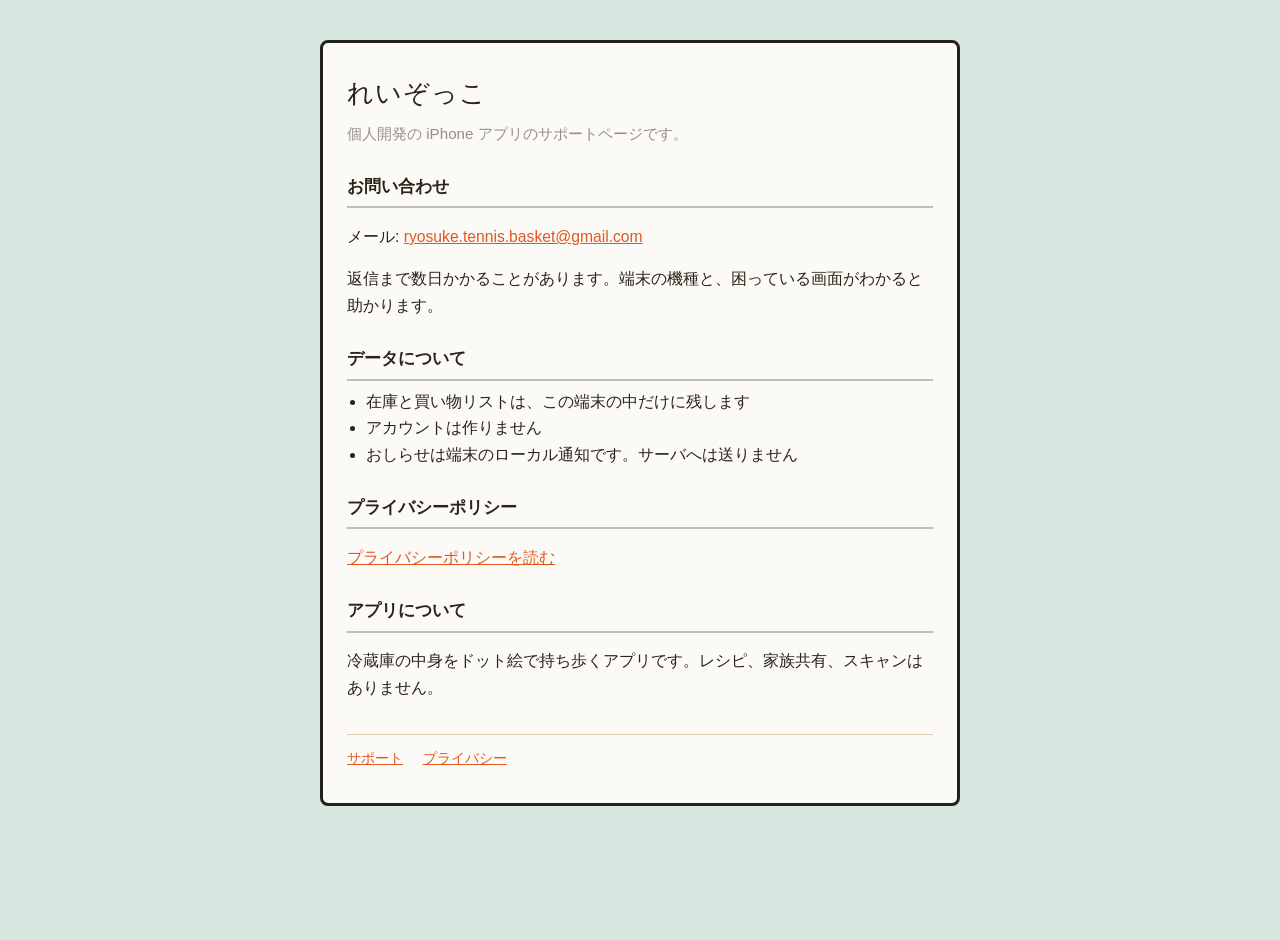
<file: index.html>
<!DOCTYPE html>
<html lang="ja">
  <head>
    <meta charset="utf-8" />
    <meta name="viewport" content="width=device-width, initial-scale=1" />
    <title>れいぞっこ サポート</title>
    <meta
      name="description"
      content="iPhoneアプリ「れいぞっこ」のサポートページです。"
    />
    <link rel="stylesheet" href="style.css" />
  </head>
  <body>
    <main>
      <p class="brand">れいぞっこ</p>
      <p class="lead">個人開発の iPhone アプリのサポートページです。</p>

      <h2>お問い合わせ</h2>
      <p>
        メール:
        <a class="mail" href="mailto:ryosuke.tennis.basket@gmail.com"
          >ryosuke.tennis.basket@gmail.com</a
        >
      </p>
      <p>
        返信まで数日かかることがあります。端末の機種と、困っている画面がわかると助かります。
      </p>

      <h2>データについて</h2>
      <ul>
        <li>在庫と買い物リストは、この端末の中だけに残します</li>
        <li>アカウントは作りません</li>
        <li>おしらせは端末のローカル通知です。サーバへは送りません</li>
      </ul>

      <h2>プライバシーポリシー</h2>
      <p><a href="privacy.html">プライバシーポリシーを読む</a></p>

      <h2>アプリについて</h2>
      <p>
        冷蔵庫の中身をドット絵で持ち歩くアプリです。レシピ、家族共有、スキャンはありません。
      </p>

      <footer>
        <nav>
          <a href="./">サポート</a>
          <a href="privacy.html">プライバシー</a>
        </nav>
      </footer>
    </main>
  </body>
</html>
</file>
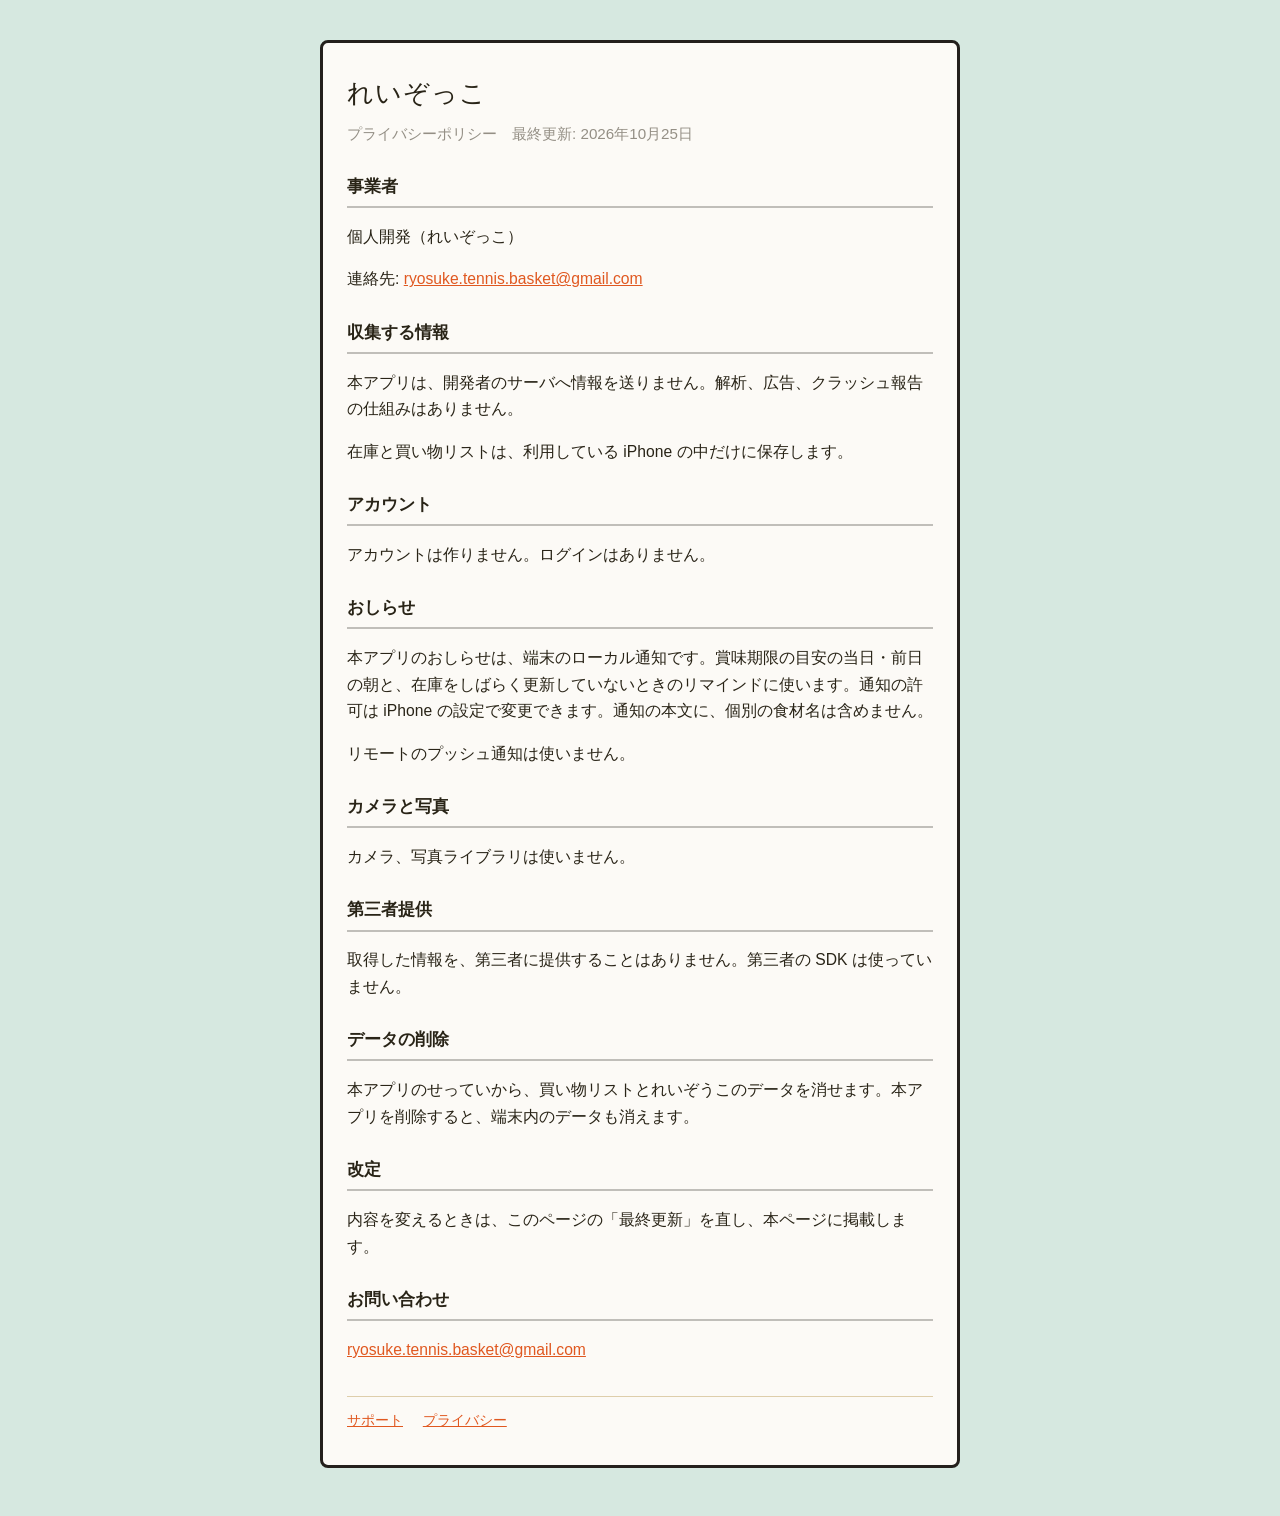
<file: privacy.html>
<!DOCTYPE html>
<html lang="ja">
  <head>
    <meta charset="utf-8" />
    <meta name="viewport" content="width=device-width, initial-scale=1" />
    <title>プライバシーポリシー｜れいぞっこ</title>
    <meta
      name="description"
      content="iPhoneアプリ「れいぞっこ」のプライバシーポリシーです。"
    />
    <link rel="stylesheet" href="style.css" />
  </head>
  <body>
    <main>
      <p class="brand">れいぞっこ</p>
      <p class="lead">プライバシーポリシー　最終更新: 2026年10月25日</p>

      <h2>事業者</h2>
      <p>個人開発（れいぞっこ）</p>
      <p>
        連絡先:
        <a class="mail" href="mailto:ryosuke.tennis.basket@gmail.com"
          >ryosuke.tennis.basket@gmail.com</a
        >
      </p>

      <h2>収集する情報</h2>
      <p>
        本アプリは、開発者のサーバへ情報を送りません。解析、広告、クラッシュ報告の仕組みはありません。
      </p>
      <p>在庫と買い物リストは、利用している iPhone の中だけに保存します。</p>

      <h2>アカウント</h2>
      <p>アカウントは作りません。ログインはありません。</p>

      <h2>おしらせ</h2>
      <p>
        本アプリのおしらせは、端末のローカル通知です。賞味期限の目安の当日・前日の朝と、在庫をしばらく更新していないときのリマインドに使います。通知の許可は
        iPhone の設定で変更できます。通知の本文に、個別の食材名は含めません。
      </p>
      <p>リモートのプッシュ通知は使いません。</p>

      <h2>カメラと写真</h2>
      <p>カメラ、写真ライブラリは使いません。</p>

      <h2>第三者提供</h2>
      <p>
        取得した情報を、第三者に提供することはありません。第三者の SDK
        は使っていません。
      </p>

      <h2>データの削除</h2>
      <p>
        本アプリのせっていから、買い物リストとれいぞうこのデータを消せます。本アプリを削除すると、端末内のデータも消えます。
      </p>

      <h2>改定</h2>
      <p>
        内容を変えるときは、このページの「最終更新」を直し、本ページに掲載します。
      </p>

      <h2>お問い合わせ</h2>
      <p>
        <a class="mail" href="mailto:ryosuke.tennis.basket@gmail.com"
          >ryosuke.tennis.basket@gmail.com</a
        >
      </p>

      <footer>
        <nav>
          <a href="./">サポート</a>
          <a href="privacy.html">プライバシー</a>
        </nav>
      </footer>
    </main>
  </body>
</html>
</file>
<file: style.css>
:root {
  --outside: #d6e8e0;
  --body: #fcfaf6;
  --ink: #292417;
  --muted: #948f85;
  --accent: #e05820;
  --frame: #24201c;
  --gold: #b89850;
}

* {
  box-sizing: border-box;
}

html,
body {
  margin: 0;
  padding: 0;
}

body {
  min-height: 100vh;
  background: var(--outside);
  color: var(--ink);
  font-family: "Hiragino Sans", "Hiragino Kaku Gothic ProN", "Noto Sans JP",
    sans-serif;
  line-height: 1.7;
}

main {
  width: min(40rem, calc(100% - 2rem));
  margin: 2.5rem auto 3rem;
  padding: 1.75rem 1.5rem 2rem;
  background: var(--body);
  border: 3px solid var(--frame);
  border-radius: 8px;
}

.brand {
  margin: 0 0 0.35rem;
  font-size: 1.65rem;
  letter-spacing: 0.04em;
}

.lead {
  margin: 0 0 1.5rem;
  color: var(--muted);
  font-size: 0.95rem;
}

h2 {
  margin: 1.6rem 0 0.5rem;
  font-size: 1.05rem;
  padding-bottom: 0.3rem;
  border-bottom: 2px solid color-mix(in srgb, var(--frame) 28%, transparent);
}

p,
li {
  font-size: 0.98rem;
}

ul {
  margin: 0.4rem 0 0;
  padding-left: 1.2rem;
}

a {
  color: var(--accent);
}

.mail {
  word-break: break-all;
}

footer {
  margin-top: 2rem;
  padding-top: 0.8rem;
  border-top: 1px solid color-mix(in srgb, var(--gold) 45%, transparent);
  color: var(--muted);
  font-size: 0.85rem;
}

nav a + a {
  margin-left: 1rem;
}
</file>
